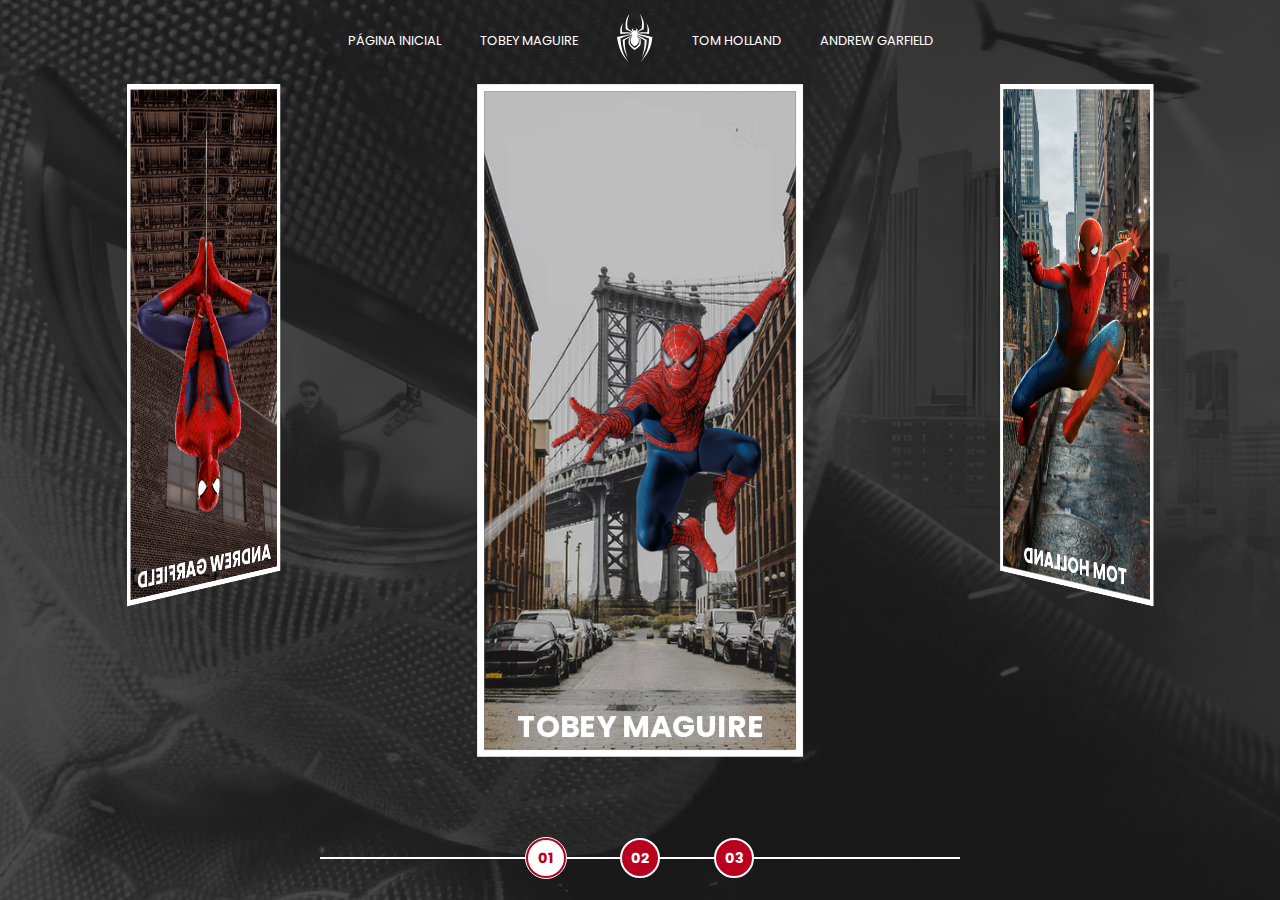
<file: index.html>
<!DOCTYPE html>
<html lang="en">
<head>
    <meta charset="UTF-8">
    <meta http-equiv="X-UA-Compatible" content="IE=edge">
    <meta name="viewport" content="width=device-width, initial-scale=1.0">
    <link rel="stylesheet" href="./assets/css/home-page-styles.css">
    <script src="./assets/scripts/script.js"></script>
    <title>Spider-Man | Multiversos</title>
</head>
<body>
    <nav class="s-menu">
        <ul>
            <li class="s-menu__item">
                <a href="/">Página Inicial</a>
            </li>
            <li class="s-menu__item">
                <a href="./pages/tobey-maguire/spiderman1.html">Tobey Maguire</a>
            </li>
            <li class="s-menu__item s-menu__icon">
                <img src="./assets/images/icons/spider.svg" alt="Spider-Man Multiverse">
            </li>
            <li class="s-menu__item">
                <a href="./pages/tom-holland/spiderman1.html">Tom Holland</a>
            </li>
            <li class="s-menu__item">
                <a href="./pages/andrew-garfield/spiderman1.html">Andrew Garfield</a>
            </li>
        </ul>
    </nav>
    <div class="s-container">
       <div class="s-cards-carousel" style="transform: translateZ(-40vw) rotateY(0deg);">
        <a href="./pages/tobey-maguire/spiderman1.html" class="s-card" id="spider-man-01">
            <img class="s-card__background" src="./assets/images/pic-sm-bg-01.jpg">
            <img class="s-card__image" src="./assets/images/spider-man-01.png" alt="Tobey Maguire">
            <h2 class="s-card__title">Tobey Maguire</h2>
        </a>
        <a href="./pages/tom-holland/spiderman1.html" class="s-card" id="spider-man-02">
            <img class="s-card__background" src="./assets/images/pic-sm-bg-02.jpg">
            <img class="s-card__image" src="./assets/images/spider-man-02.png" alt="Tom Holland">
            <h2 class="s-card__title">Tom Holland</h2>
        </a>
        <a href="./pages/andrew-garfield/spiderman1.html" class="s-card" id="spider-man-03">
                <img class="s-card__background" src="./assets/images/pic-sm-bg-03.jpg">
                <img class="s-card__image" src="./assets/images/spider-man-03.png" alt="Andrew Garfield">
                <h2 class="s-card__title">Andrew Garfield</h2>
        </a>
       </div>
    </div>
    <div class="s-controller">
        <div id="1" onclick="selectCarouselItem(this)" class="s-controller__button s-controller__button--active">
            01
        </div>
        <div id="2" onclick="selectCarouselItem(this)" class="s-controller__button">
            02
        </div>
        <div id="3" onclick="selectCarouselItem(this)" class="s-controller__button">
            03
        </div>
        <div class="s-controller__line"></div>
    </div>
</body>
</html>
</file>
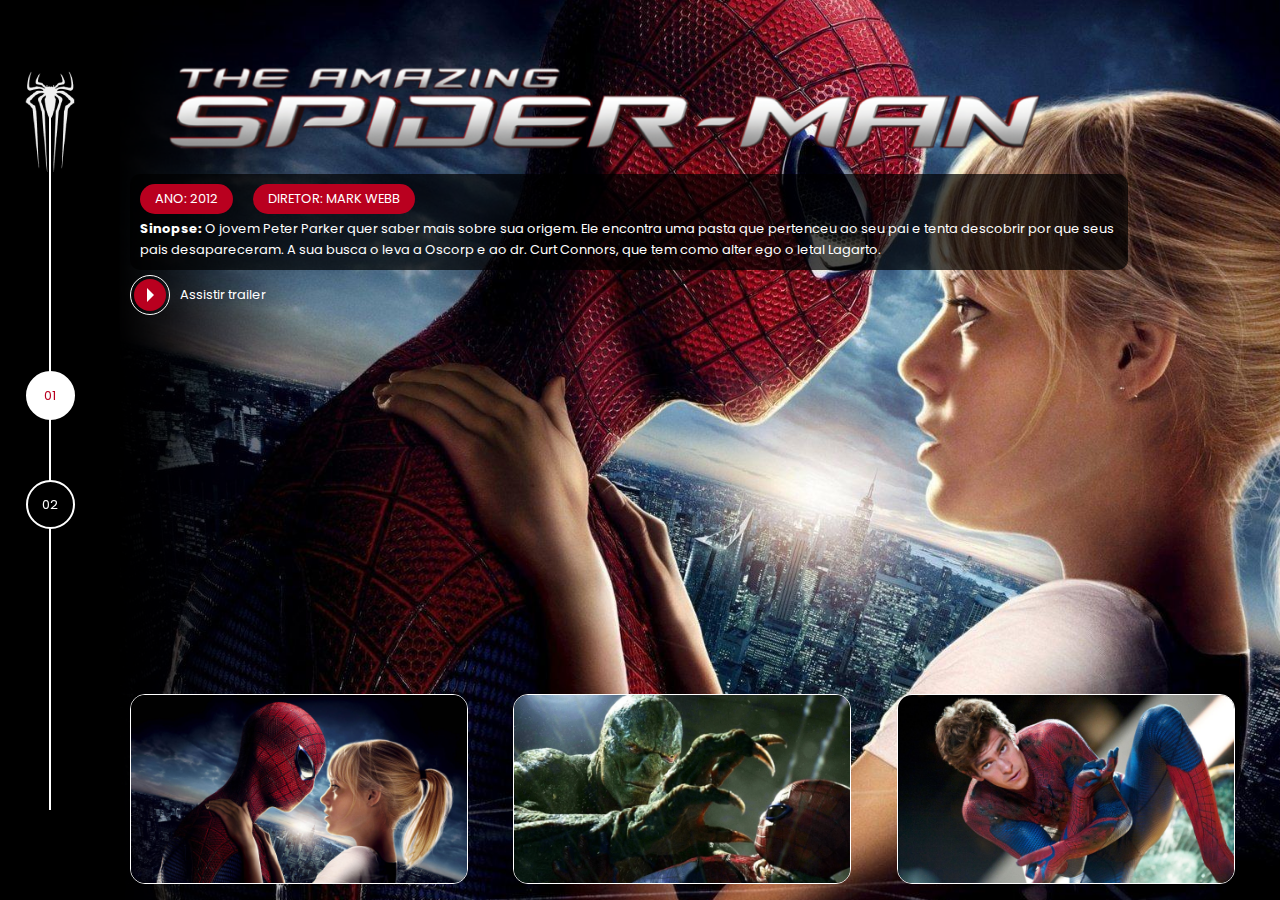
<file: pages/andrew-garfield/spiderman1.html>
<!DOCTYPE html>
<html lang="en">
<head>
    <meta charset="UTF-8">
    <meta http-equiv="X-UA-Compatible" content="IE=edge">
    <meta name="viewport" content="width=device-width, initial-scale=1.0">
    <title>Multiverso | Spiderman</title>
    <link href="/assets/css/internal.css" rel="stylesheet" />
    <link rel="stylesheet" href="https://cdn.jsdelivr.net/npm/@fancyapps/ui@4.0/dist/fancybox.css" />
</head>
<body>
    <div class="s-wrapper">
        
        <!--<video autoplay loop muted>
            <source src="/Alberto/dio-spiderman/assets/videos/amazing-spiderman-2014-trailer.mp4" type="video/mp4" />
        </video>-->

        <div class="s-left-column">
            <nav class="navigator">
                <div class="navigator__icon">
                    <a href="/index.html">
                        <img src="/assets/images/icons/spiderman1-andrew.png" />
                    </a> 
                </div>
                <ul>
                    <li><a href="#01" class="active">01</a></li>
                    <li><a href="spiderman2.html">02</a></li>
                </ul>
            </nav>
        </div>


        <div class="s-main-content s-spiderman-02-01">
            <div class="s-main-content__top">
                <div class="s-logo">
                    <img src="/assets/images/spiderman-andrew/movie-01/logo.png" alt="Spiderman (2012)" 
                        title="Spiderman (2012)" />
                </div>

                <div class="s-description">
                    <div class="pills">
                        <ul>
                            <li>Ano: 2012</li>
                            <li>Diretor: Mark Webb</li>
                        </ul>
                    </div>

                    <div class="s-description__text">
                        <p><strong>Sinopse:</strong>&nbsp;O jovem Peter Parker quer saber mais sobre sua origem. 
                            Ele encontra uma pasta que pertenceu ao seu pai e tenta descobrir por que seus pais desapareceram. 
                            A sua busca o leva a Oscorp e ao dr. Curt Connors, que tem como alter ego o letal Lagarto.</p>
                      </div>
                </div>

                <div class="s-links">
                    <ul>
                        <li>
                            <a href="https://www.youtube.com/watch?v=-tnxzJ0SSOw" class="link-button" target="_blank">
                                <span class="icon">
                                    <div class="play-icon">&nbsp;</div>
                                </span>
                                <span class="label">
                                    Assistir trailer
                                </span>
                            </a>
                        </li>
                    </ul>
                </div>

            </div>

            <div class="s-main-content__bottom">
               <div class="gallery">
                <ul>
                    <li>
                        <a data-fancybox href="/assets/images/spiderman-andrew/movie-01/gallery/image-01.png">
                            <img src="/assets/images/spiderman-andrew/movie-01/gallery/image-01.png" alt="">
                        </a>
                    </li>
                    <li>
                        <a data-fancybox href="/assets/images/spiderman-andrew/movie-01/gallery/image-02.png">
                            <img src="/assets/images/spiderman-andrew/movie-01/gallery/image-02.png" alt="">
                        </a>
                    </li>
                    <li>
                        <a data-fancybox href="/assets/images/spiderman-andrew/movie-01/gallery/image-03.png">
                            <img src="/assets/images/spiderman-andrew/movie-01/gallery/image-03.png" alt="">
                        </a>
                    </li>
                </ul>
               </div> 
            </div>
        </div>
    </div>
<script src="https://cdn.jsdelivr.net/npm/@fancyapps/ui@4.0/dist/fancybox.umd.js"></script>
<script>
    // JavaScript will go here
</script>

</body>
</html>
</file>
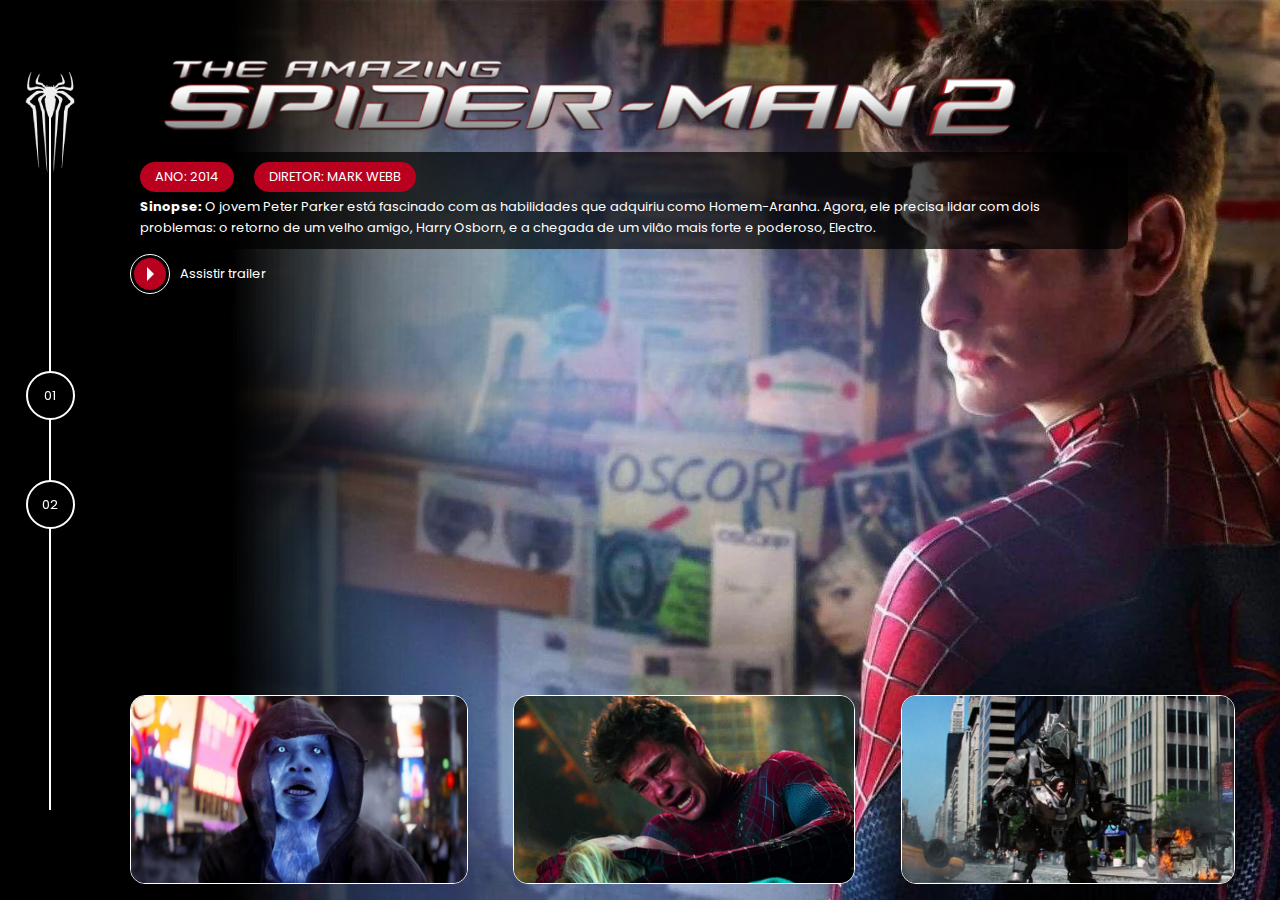
<file: pages/andrew-garfield/spiderman2.html>
<!DOCTYPE html>
<html lang="en">
<head>
    <meta charset="UTF-8">
    <meta http-equiv="X-UA-Compatible" content="IE=edge">
    <meta name="viewport" content="width=device-width, initial-scale=1.0">
    <title>Multiverso | Spiderman</title>
    <link href="/assets/css/internal.css" rel="stylesheet" />
    <link rel="stylesheet" href="https://cdn.jsdelivr.net/npm/@fancyapps/ui@4.0/dist/fancybox.css" />
</head>
<body>
    <div class="s-wrapper">
        
        <!--<video autoplay loop muted>
            <source src="/Alberto/dio-spiderman/assets/videos/amazing-spiderman2-2014-trailer.mp4" type="video/mp4" />
        </video>-->

        <div class="s-left-column">
            <nav class="navigator">
                <div class="navigator__icon">
                    <a href="/index.html">
                        <img src="/assets/images/icons/spiderman1-andrew.png" />
                    </a> 
                </div>
                <ul>
                    <li><a href="/pages/andrew-garfield/spiderman1.html">01</a></li>
                    <li><a href="#02">02</a></li>
                </ul>
            </nav>
        </div>


        <div class="s-main-content s-spiderman-02-02">
            <div class="s-main-content__top">
                <div class="s-logo">
                    <img src="/assets/images/spiderman-andrew/movie-02/logo.png" alt="Spiderman (2014)" 
                        title="Spiderman (2014)" />
                </div>

                <div class="s-description">
                    <div class="pills">
                        <ul>
                            <li>Ano: 2014</li>
                            <li>Diretor: Mark Webb</li>
                        </ul>
                    </div>

                    <div class="s-description__text">
                        <p><strong>Sinopse:</strong>&nbsp;O jovem Peter Parker está fascinado com as habilidades que adquiriu como Homem-Aranha. 
                            Agora, ele precisa lidar com dois problemas: o retorno de um velho amigo, Harry Osborn, 
                            e a chegada de um vilão mais forte e poderoso, Electro.</p>
                      </div>
                </div>

                <div class="s-links">
                    <ul>
                        <li>
                            <a href="https://www.youtube.com/watch?v=DlM2CWNTQ84" class="link-button" target="_blank">
                                <span class="icon">
                                    <div class="play-icon">&nbsp;</div>
                                </span>
                                <span class="label">
                                    Assistir trailer
                                </span>
                            </a>
                        </li>
                    </ul>
                </div>

            </div>

            <div class="s-main-content__bottom">
               <div class="gallery">
                <ul>
                    <li>
                        <a data-fancybox href="/assets/images/spiderman-andrew/movie-02/gallery/image-01.png">
                            <img src="/assets/images/spiderman-andrew/movie-02/gallery/image-01.png" alt="">
                        </a>
                    </li>
                    <li>
                        <a data-fancybox href="/assets/images/spiderman-andrew/movie-02/gallery/image-02.png">
                            <img src="/assets/images/spiderman-andrew/movie-02/gallery/image-02.png" alt="">
                        </a>
                    </li>
                    <li>
                        <a data-fancybox href="/assets/images/spiderman-andrew/movie-02/gallery/image-03.png">
                            <img src="/assets/images/spiderman-andrew/movie-02/gallery/image-03.png" alt="">
                        </a>
                    </li>
                </ul>
               </div> 
            </div>
        </div>
    </div>
<script src="https://cdn.jsdelivr.net/npm/@fancyapps/ui@4.0/dist/fancybox.umd.js"></script>
<script>
    // JavaScript will go here
</script>

</body>
</html>
</file>
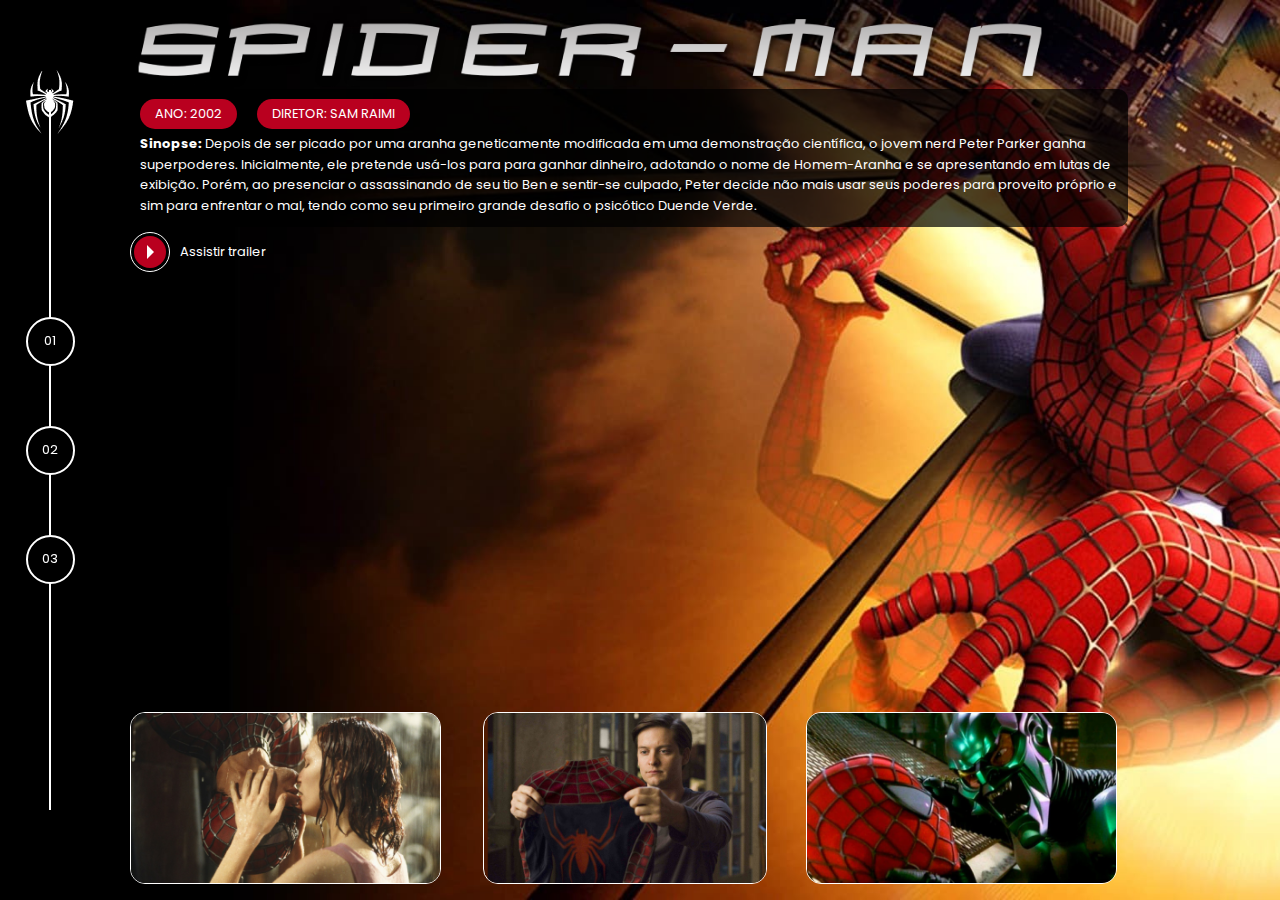
<file: pages/tobey-maguire/spiderman1.html>
<!DOCTYPE html>
<html lang="en">
<head>
    <meta charset="UTF-8">
    <meta http-equiv="X-UA-Compatible" content="IE=edge">
    <meta name="viewport" content="width=device-width, initial-scale=1.0">
    <title>Multiverso | Spiderman</title>
    <link href="/assets/css/internal.css" rel="stylesheet" />
    <link rel="stylesheet" href="https://cdn.jsdelivr.net/npm/@fancyapps/ui@4.0/dist/fancybox.css" />
</head>
<body>
    <div class="s-wrapper">
        
        <!--<video autoplay loop muted>
            <source src="/Alberto/dio-spiderman/assets/videos/spiderman-2002-trailer.mp4" type="video/mp4" />
        </video>-->

        <div class="s-left-column">
            <nav class="navigator">
                <div class="navigator__icon">
                    <a href="/index.html">
                        <img src="/assets/images/icons/spiderman1.png" />
                    </a> 
                </div>
                <ul>
                    <li><a href="#01">01</a></li>
                    <li><a href="/pages/tobey-maguire/spiderman2.html">02</a></li>
                    <li><a href="/pages/tobey-maguire/spiderman3.html">03</a></li>
                </ul>
            </nav>
        </div>


        <div class="s-main-content s-spiderman-01-01">
            <div class="s-main-content__top">
                <div class="s-logo">
                    <img src="/assets/images/spiderman-tobey/movie-01/logo.png" alt="Spiderman (2002)" 
                        title="Spiderman (2002)" />
                </div>

                <div class="s-description">
                    <div class="pills">
                        <ul>
                            <li>Ano: 2002</li>
                            <li>Diretor: Sam Raimi</li>
                        </ul>
                    </div>

                    <div class="s-description__text">
                        <p><strong>Sinopse:</strong>&nbsp;Depois de ser picado por uma aranha geneticamente modificada em uma
                          demonstração científica, o jovem nerd Peter Parker ganha superpoderes. Inicialmente, ele pretende usá-los
                          para para ganhar dinheiro, adotando o nome de Homem-Aranha e se apresentando em lutas de exibição. Porém,
                          ao presenciar o assassinando de seu tio Ben e sentir-se culpado, Peter decide não mais usar seus poderes
                          para proveito próprio e sim para enfrentar o mal, tendo como seu primeiro grande desafio o psicótico
                          Duende Verde.</p>
                      </div>
                </div>

                <div class="s-links">
                    <ul>
                        <li>
                            <a href="https://www.youtube.com/watch?v=TYMMOjBUPMM" class="link-button" target="_blank">
                                <span class="icon">
                                    <div class="play-icon">&nbsp;</div>
                                </span>
                                <span class="label">
                                    Assistir trailer
                                </span>
                            </a>
                        </li>
                    </ul>
                </div>

            </div>

            <div class="s-main-content__bottom">
               <div class="gallery">
                <ul>
                    <li>
                        <a data-fancybox href="/assets/images/spiderman-tobey/movie-01/gallery/image-01-full.jpg">
                            <img src="/assets/images/spiderman-tobey/movie-01/gallery/image-01.png" alt="">
                        </a>
                    </li>
                    <li>
                        <a data-fancybox href="/assets/images/spiderman-tobey/movie-01/gallery/image-02-full.jpg">
                            <img src="/assets/images/spiderman-tobey/movie-01/gallery/image-02.png" alt="">
                        </a>
                    </li>
                    <li>
                        <a data-fancybox href="/assets/images/spiderman-tobey/movie-01/gallery/image-03-full.jpg">
                            <img src="/assets/images/spiderman-tobey/movie-01/gallery/image-03.png" alt="">
                        </a>
                    </li>
                </ul>
               </div> 
            </div>
        </div>
    </div>
<script src="https://cdn.jsdelivr.net/npm/@fancyapps/ui@4.0/dist/fancybox.umd.js"></script>
<script>
    // JavaScript will go here
</script>

</body>
</html>
</file>
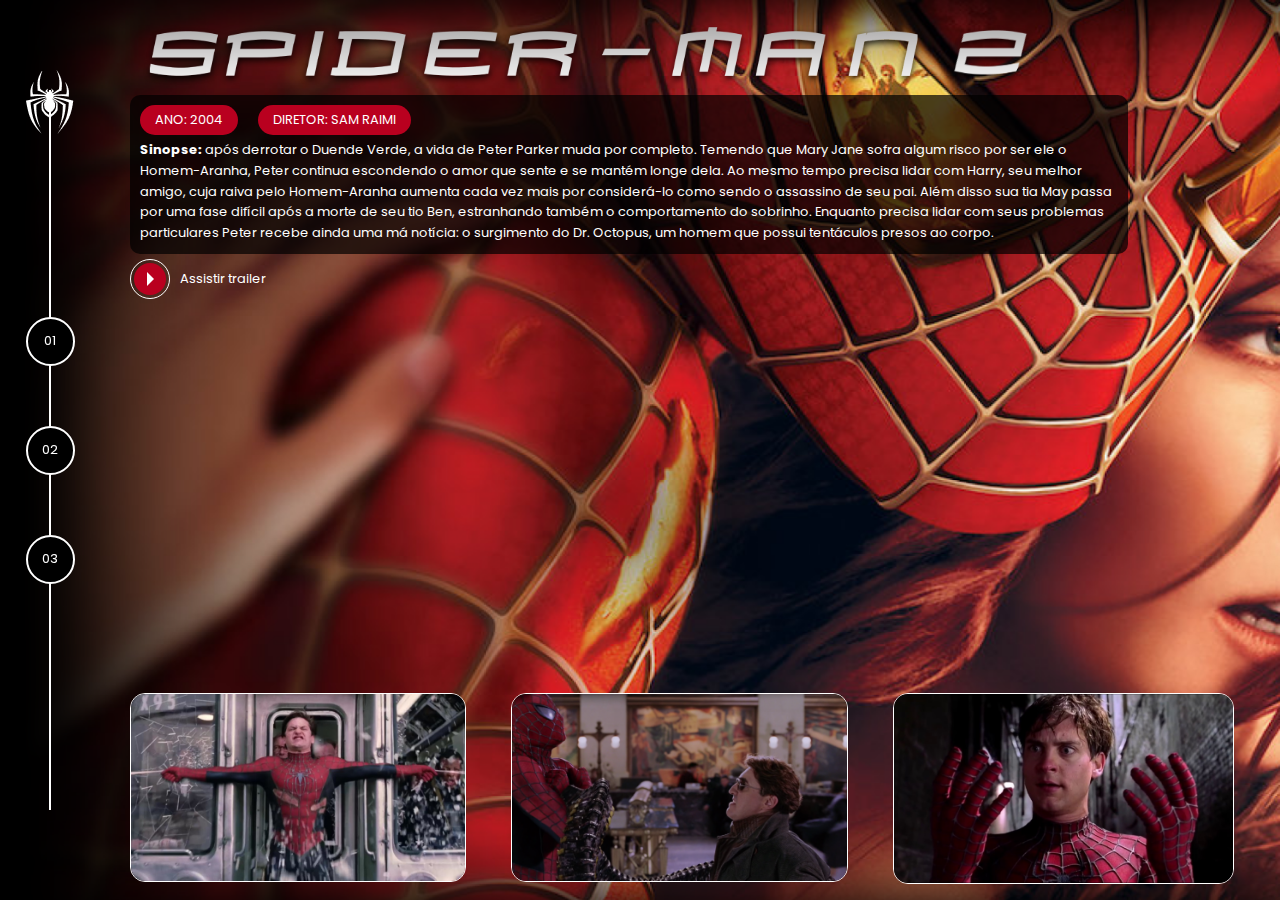
<file: pages/tobey-maguire/spiderman2.html>
<!DOCTYPE html>
<html lang="en">
<head>
    <meta charset="UTF-8">
    <meta http-equiv="X-UA-Compatible" content="IE=edge">
    <meta name="viewport" content="width=device-width, initial-scale=1.0">
    <title>Multiverso | Spiderman</title>
    <link href="/assets/css/internal.css" rel="stylesheet" />
    <link rel="stylesheet" href="https://cdn.jsdelivr.net/npm/@fancyapps/ui@4.0/dist/fancybox.css" />
</head>
<body>
    <div class="s-wrapper">
        
        <!--<video autoplay loop muted>
            <source src="/Alberto/dio-spiderman/assets/videos/spiderman-2004-trailer.mp4" type="video/mp4" />
        </video>-->

        <div class="s-left-column">
            <nav class="navigator">
                <div class="navigator__icon">
                    <a href="/index.html">
                        <img src="/assets/images/icons/spiderman1.png" />
                    </a> 
                </div>
                <ul>
                    <li><a href="/pages/tobey-maguire/spiderman1.html">01</a></li>
                    <li><a href="#02">02</a></li>
                    <li><a href="/pages/tobey-maguire/spiderman3.html">03</a></li>
                </ul>
            </nav>
        </div>


        <div class="s-main-content s-spiderman-01-02">
            <div class="s-main-content__top">
                <div class="s-logo">
                    <img src="/assets/images/spiderman-tobey/movie-02/logo.png" alt="Spiderman (2004)" 
                        title="Spiderman (2004)" />
                </div>

                <div class="s-description">
                    <div class="pills">
                        <ul>
                            <li>Ano: 2004</li>
                            <li>Diretor: Sam Raimi</li>
                        </ul>
                    </div>

                    <div class="s-description__text">
                        <p><strong>Sinopse:</strong>&nbsp;após derrotar o Duende Verde, a vida de Peter Parker muda por completo. 
                            Temendo que Mary Jane sofra algum risco por ser ele o Homem-Aranha, 
                            Peter continua escondendo o amor que sente e se mantém longe dela. 
                            Ao mesmo tempo precisa lidar com Harry, seu melhor amigo, cuja raiva pelo Homem-Aranha 
                            aumenta cada vez mais por considerá-lo como sendo o assassino de seu pai. Além disso sua tia May 
                            passa por uma fase difícil após a morte de seu tio Ben, estranhando também o comportamento do sobrinho. 
                            Enquanto precisa lidar com seus problemas particulares Peter recebe ainda uma má notícia: 
                            o surgimento do Dr. Octopus, um homem que possui tentáculos presos ao corpo.</p>
                      </div>
                </div>

                <div class="s-links">
                    <ul>
                        <li>
                            <a href="https://www.youtube.com/watch?v=fRQ67zp1dlg" class="link-button" target="_blank">
                                <span class="icon">
                                    <div class="play-icon">&nbsp;</div>
                                </span>
                                <span class="label">
                                    Assistir trailer
                                </span>
                            </a>
                        </li>
                    </ul>
                </div>

            </div>

            <div class="s-main-content__bottom">
               <div class="gallery">
                <ul>
                    <li>
                        <a data-fancybox href="/assets/images/spiderman-tobey/movie-02/gallery/image-01.png">
                            <img src="/assets/images/spiderman-tobey/movie-02/gallery/image-01.png" alt="">
                        </a>
                    </li>
                    <li>
                        <a data-fancybox href="/assets/images/spiderman-tobey/movie-02/gallery/image-02.png">
                            <img src="/assets/images/spiderman-tobey/movie-02/gallery/image-02.png" alt="">
                        </a>
                    </li>
                    <li>
                        <a data-fancybox href="/assets/images/spiderman-tobey/movie-02/gallery/image-03.png">
                            <img src="/assets/images/spiderman-tobey/movie-02/gallery/image-03.png" alt="">
                        </a>
                    </li>
                </ul>
               </div> 
            </div>
        </div>
    </div>
<script src="https://cdn.jsdelivr.net/npm/@fancyapps/ui@4.0/dist/fancybox.umd.js"></script>
<script>
    // JavaScript will go here
</script>

</body>
</html>
</file>
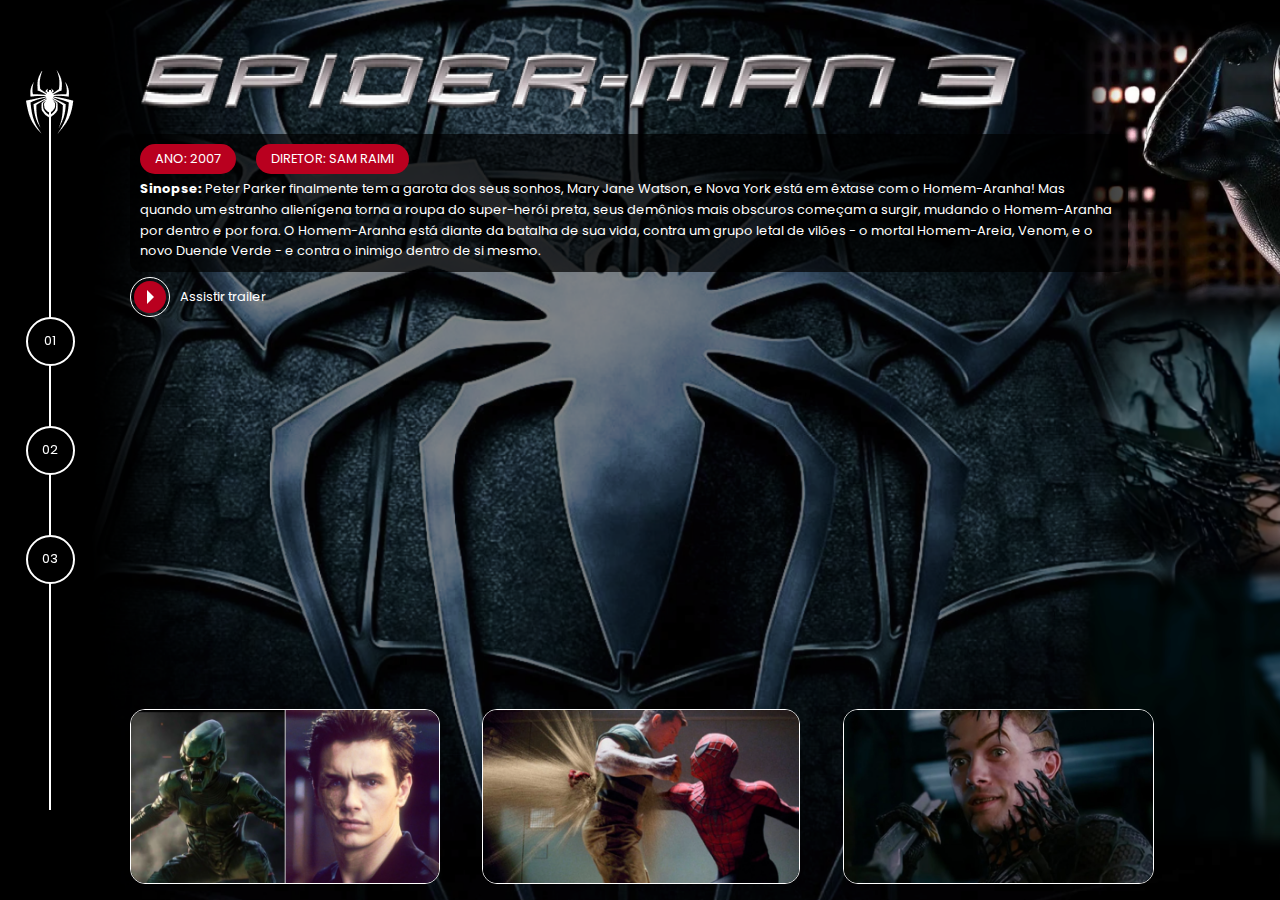
<file: pages/tobey-maguire/spiderman3.html>
<!DOCTYPE html>
<html lang="en">
<head>
    <meta charset="UTF-8">
    <meta http-equiv="X-UA-Compatible" content="IE=edge">
    <meta name="viewport" content="width=device-width, initial-scale=1.0">
    <title>Multiverso | Spiderman</title>
    <link href="/assets/css/internal.css" rel="stylesheet" />
    <link rel="stylesheet" href="https://cdn.jsdelivr.net/npm/@fancyapps/ui@4.0/dist/fancybox.css" />
</head>
<body>
    <div class="s-wrapper">
        
        <!--<video autoplay loop muted>
            <source src="/Alberto/dio-spiderman/assets/videos/spiderman3-2007-trailer.mp4" type="video/mp4" />
        </video>-->

        <div class="s-left-column">
            <nav class="navigator">
                <div class="navigator__icon">
                    <a href="/index.html">
                        <img src="/assets/images/icons/spiderman1.png" />
                    </a> 
                </div>
                <ul>
                    <li><a href="/pages/tobey-maguire/spiderman1.html">01</a></li>
                    <li><a href="/pages/tobey-maguire/spiderman2.html">02</a></li>
                    <li><a href="#03">03</a></li>
                </ul>
            </nav>
        </div>


        <div class="s-main-content s-spiderman-01-03">
            <div class="s-main-content__top">
                <div class="s-logo">
                    <img src="/assets/images/spiderman-tobey/movie-03/logo.png" alt="Spiderman (2007)" 
                        title="Spiderman (2007)" />
                </div>

                <div class="s-description">
                    <div class="pills">
                        <ul>
                            <li>Ano: 2007</li>
                            <li>Diretor: Sam Raimi</li>
                        </ul>
                    </div>

                    <div class="s-description__text">
                        <p><strong>Sinopse:</strong>&nbsp;Peter Parker finalmente tem a garota dos seus sonhos, 
                            Mary Jane Watson, e Nova York está em êxtase com o Homem-Aranha! 
                            Mas quando um estranho alienígena torna a roupa do super-herói preta, 
                            seus demônios mais obscuros começam a surgir, mudando o Homem-Aranha por dentro e por fora. 
                            O Homem-Aranha está diante da batalha de sua vida, contra um grupo letal de vilões - o mortal Homem-Areia, 
                            Venom, e o novo Duende Verde - e contra o inimigo dentro de si mesmo.</p>
                      </div>
                </div>

                <div class="s-links">
                    <ul>
                        <li>
                            <a href="https://www.youtube.com/watch?v=e5wUilOeOmg" class="link-button" target="_blank">
                                <span class="icon">
                                    <div class="play-icon">&nbsp;</div>
                                </span>
                                <span class="label">
                                    Assistir trailer
                                </span>
                            </a>
                        </li>
                    </ul>
                </div>

            </div>

            <div class="s-main-content__bottom">
               <div class="gallery">
                <ul>
                    <li>
                        <a data-fancybox href="/assets/images/spiderman-tobey/movie-03/gallery/image-01.png">
                            <img src="/assets/images/spiderman-tobey/movie-03/gallery/image-01.png" alt="">
                        </a>
                    </li>
                    <li>
                        <a data-fancybox href="/assets/images/spiderman-tobey/movie-03/gallery/image-02.png">
                            <img src="/assets/images/spiderman-tobey/movie-03/gallery/image-02.png" alt="">
                        </a>
                    </li>
                    <li>
                        <a data-fancybox href="/assets/images/spiderman-tobey/movie-03/gallery/image-03.png">
                            <img src="/assets/images/spiderman-tobey/movie-03/gallery/image-03.png" alt="">
                        </a>
                    </li>
                </ul>
               </div> 
            </div>
        </div>
    </div>
<script src="https://cdn.jsdelivr.net/npm/@fancyapps/ui@4.0/dist/fancybox.umd.js"></script>
<script>
    // JavaScript will go here
</script>

</body>
</html>
</file>
<file: assets/css/home-page-styles.css>
@import url('./reset.css');
@import url('./global.css');

body {
    background-color: rgb(29, 29, 29);
}

body::before { /*Pseudo elemento não precisa indicar no index ::before*/
    content: "";
    background-image: url('/assets/images/spider-man-background.jpg');
    background-repeat: no-repeat;
    background-position: center;
    background-size: cover;
    width: 100%;
    height: 100%;
    position: absolute;
    opacity: 0.2;
    transition: background-image 1s ease-in-out, opacity 1s ease-in-out;
    }

.s-menu {
    padding: 1rem 0;
    width: 100%;
    text-align: center;
    position: relative;
}

.s-menu__item {
    display: inline-block; /*vai deixar lado a lado*/
    text-transform: uppercase;
    margin: 0 1.25rem;
}

.s-menu__icon {
    width: 2.5rem;
    margin: 0 1.25rem;
    vertical-align: middle;
}

.s-container {
    position: relative;
    display: flex;
    align-items: center;
    justify-content: space-evenly;
    perspective: 3000px;
}

.s-card {
    border: 0.5rem solid white;
    width: 100%;
    height: 70vh;
    position: absolute;
    transition: filter .5s ease-in-out;
}

.s-card:nth-child(1) {
    transform: rotateY(0deg) translateZ(50vw);
}

.s-card:nth-child(2) {
    transform: rotateY(120deg) translateZ(50vw);
}

.s-card:nth-child(3) {
    transform: rotateY(240deg) translateZ(50vw);
}

.s-card__background {
    width: 100%;
    height: 100%;
    object-fit: cover;
    position: absolute;
    opacity: 1;
    transition: opacity 1s ease-in-out;
}

.s-card__image {
    width: 100%;
    height: 100%;
    object-fit: contain;
    position: relative;
    transition: 1s ease-in-out;
}

.s-card__title {
    font-size: 2rem;
    text-transform: uppercase;
    text-align: center;
    position: absolute;
    width: 100%;
    bottom: 0;
    transition: bottom 1s ease-in-out;
}

.s-controller {
    position: absolute;
    display: flex;
    justify-content: center;
    align-items: center;
    margin-top: 3rem;
    bottom: 1.5rem;
    width: 100%;
}

.s-controller__button {
    display: flex;
    align-items: center;
    justify-content: center;
    width: 2.5rem;
    height: 2.5rem;
    border: 2px solid white;
    border-radius: 50%;
    background-color: var(--primary-color);
    text-align: center;
    font-size: 1rem;
    font-weight: bold;
    cursor: pointer;
    z-index: 1;
    transition: transform 0.3s ease-in-out;
}

.s-controller__button:hover {
    transform: scale(1.1);
}

.s-controller__button:nth-child(2) {
    margin: 0 3.75rem;
}

.s-controller__button--active {
    background-color: white;
    color: var(--primary-color);
    border: 0.1875rem solid var(--primary-color);
    outline: 0.125rem solid white;
}

.s-controller__line {
    background-color: white;
    width: 50%;
    height: 2px;
    position: absolute;
}

/* Hover Animation*/

.s-card--hovered .s-card__background {
    cursor: pointer;
    opacity: 0;
}

.s-card--hovered .s-card__image {
    transform: scale(1.4);
    filter: drop-shadow(30px 10px 4px rgba(0, 0, 0, .5));
}

body#spider-man-01-hovered::before {
    background-image: url('/assets/images/pic-sm-bg-01.jpg');
}

body#spider-man-02-hovered::before {
    background-image: url('/assets/images/pic-sm-bg-02.jpg');
}

body#spider-man-03-hovered::before {
    background-image: url('/assets/images/pic-sm-bg-03.jpg');
}

body[id^="spider-man-"]::before {
    opacity: 1;
}

body[id^="spider-man-"] .s-card:not(.s-card--hovered) {
    filter: grayscale(100%);
}

.s-card--hovered .s-card__title {
    bottom: 50%;
}

.s-cards-carousel {
    display: flex;
    justify-content: center;
    width: calc(100vw / 3 - 10%);
    transform-style: preserve-3d;
    transition: transform 0.4s ease-in;
}
</file>
<file: assets/css/internal.css>
@import url('reset.css');
@import url('global.css');
@import url('components/_navigator.css');
@import url('components/_pills.css');
@import url('components/_link-button.css');
@import url('components/_gallery.css');

.s-wrapper {
    display: flex;
    height: 100vh;
    flex-flow: row nowrap;
    background-color: aqua;
}

.s-wrapper video {
    position: fixed;
    width: 100%;
}

.s-wrapper .s-left-column {
    width: 100px;
    height: 100%;
    display: flex;
    justify-content: center;
    align-items: center;
    position: fixed;
    padding-right: 50px;
    left: 0;
    top: 0;
    z-index: 1;
}

.s-wrapper .s-main-content {
    height: 100%;
    width: 100%;
    padding-left: 130px;
    position: relative;
}

.s-wrapper .s-main-content__top {
    height: 80vh;
    display: flex;
    flex-direction: column;
    justify-content: flex-start;
}

.s-wrapper .s-main-content__bottom {
    height: 20vh;
    display: flex;
    flex-direction: column;
    justify-content: flex-end;
}

.s-wrapper .s-main-content .s-logo img {
    width: 80%;
    margin-top: 1rem;
    margin-left: 0;
    margin-bottom: 1rem;
}

.s-wrapper .s-main-content__top .s-description {
    background-color: rgba(0,0,0,.7);
    max-width: 85%;
    padding: 10px;
    margin-top: -20px;
    border-radius: 10px;
}

.s-wrapper .s-main-content__top .s-description .s-description__text p {
    color: white;
    line-height: 160%;
}

.s-wrapper .s-main-content__top .s-description .pills {
    margin-bottom: 5px;
}

.s-wrapper .s-main-content .s-links {
    padding: 5px;
    padding-left: 0;
}

.s-wrapper .s-main-content .s-links ul {
    display: flex;
    flex-direction: row;
}

.s-spiderman-01-01 {
    background-image: url('/assets/images/spiderman-tobey/movie-01/background.png');
    background-size: cover;
}

.s-spiderman-01-02 {
    background-image: url('/assets/images/spiderman-tobey/movie-02/background.png');
    background-size: cover;
}

.s-spiderman-01-03 {
    background-image: url('/assets/images/spiderman-tobey/movie-03/background.png');
    background-size: cover;
}

.s-spiderman-02-01 {
    background-image: url('/assets/images/spiderman-andrew/movie-01/background.png');
    background-size: cover;
}

.s-spiderman-02-02 {
    background-image: url('/assets/images/spiderman-andrew/movie-02/background.png');
    background-size: cover;
}

.s-spiderman-03-01 {
    background-image: url('/assets/images/spiderman-tom/movie-01/background.png');
    background-size: cover;
}

/*.s-spiderman-03-02 {
    background-image: url('/Alberto/dio-spiderman/assets/images/spiderman-tom/movie-02/background.png');
    background-size: cover;
}*/
</file>
